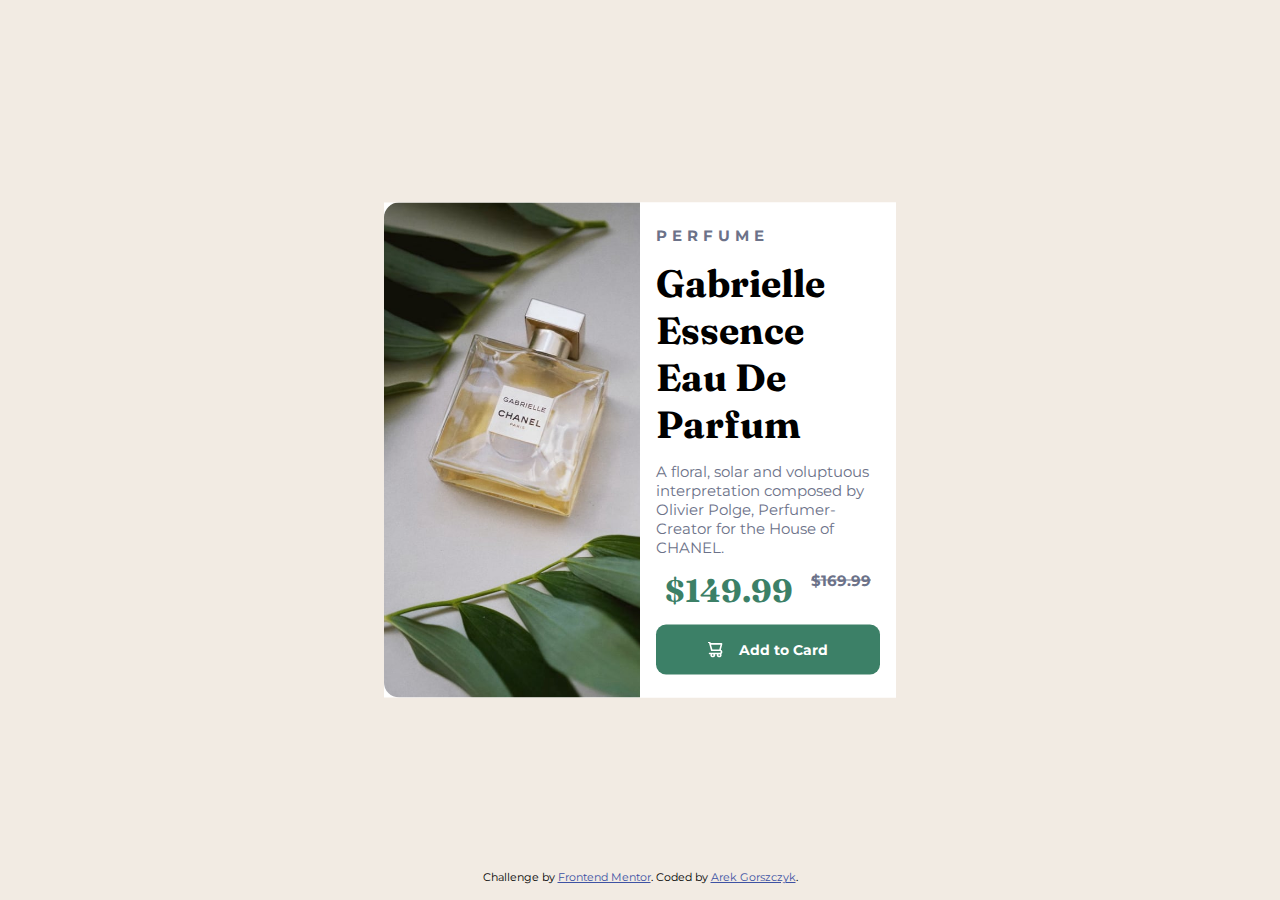
<file: index.html>
<!DOCTYPE html>
<html lang="en">
<head>
  <meta charset="UTF-8">
  <meta name="viewport" content="width=device-width, initial-scale=1.0"> <!-- displays site properly based on user's device -->

  <link href="https://fonts.googleapis.com/css2?family=Montserrat:wght@500;700&display=swap" rel="stylesheet">
  <link href="https://fonts.googleapis.com/css2?family=Fraunces:opsz,wght@9..144,700&display=swap" rel="stylesheet">

  <link rel="icon" type="image/png" sizes="32x32" href="./images/favicon-32x32.png">
  
  <link rel="stylesheet" href="style.css">

  <title>Frontend Mentor | Product preview card component</title>
</head>
<body>

  <div class="design">
    <div class="left"></div>

    <div class="right">
      <p class="perfume">perfume</p>
      <h1>Gabrielle Essence Eau De Parfum</h1>
      <p class="tekst">
        A floral, solar and voluptuous 
        interpretation composed by 
        Olivier Polge, Perfumer-Creator 
        for the House of CHANEL.
      </p>
      <div class="price">
        <h2 class="price-one">$149.99</h2>
        <h2 class="price-two">$169.99</h2>
      </div>
      <div class="button">
        <a href="#">
          <img src="images/icon-cart.svg" alt="image cart">
          Add to Card
        </a>
      </div>
    </div>
  </div>

  <!--
      <p class="tekst">
        A floral, solar and voluptuous 
        interpretation composed by 
        Olivier Polge, Perfumer-Creator 
        for the House of CHANEL.</p>
      <div class="price">
        <h3 class="overpriced">$149.99</h3>
        <h3 class="orginal-price">$169.99</h3>
      </div>
      <div class="add-button">
        <img src="images/icon-cart.svg" alt="cart icon">
        <a href="#" class="add">Add to Cart</a>
      </div>
    </div> 
  </div> -->
  
  <div class="attribution">
    Challenge by <a href="https://www.frontendmentor.io?ref=challenge" target="_blank">Frontend Mentor</a>. 
    Coded by <a href="https://github.com/LG2GAME" target="_blank">Arek Gorszczyk</a>.
  </div>

</body>
</html>
</file>
<file: style.css>
:root {

    --dark-cyan: hsl(158, 36%, 37%);
    --cream: hsl(30, 38%, 92%);

    --very-dark-blue: hsl(212, 21%, 14%);
    --dark-grayish-blue: hsl(228, 12%, 48%);
    --white: hsl(0, 0%, 100%);

}

*, *::after, *::before {
    box-sizing: border-box;
    margin: 0;
    padding: 0;
}

/* set font family to Inter */
html {
    font-family: 'Montserrat', sans-serif; /*500 and 700*/
}

body {
    background-color: var(--cream);
    font-size: 14px;
}

.design {
    background-color: #fff;
    height: 55vh;
    left: 50%;
    position: absolute;
    top: 50%;
    transform: translate(-50%, -50%);
    width: 40vw;
    z-index: 1;
}

/* photo box */
.left {
    background-color: #fff;
    background-image: url("images/image-product-desktop.jpg");
    background-position: center;
    background-repeat: no-repeat;
    background-size: cover;
    border-radius: 15px 0 0 15px;
    float: left;
    height: 100%;
    text-align: center;
    width: 50%;
}

/* tekst and informations */
.right {
    background-color: var(--white);
    display: flex;
    flex-direction: column;
    float: right;
    height: 100%;
    justify-content: space-around;
    padding: 1rem;
    width: 50%;
}

.perfume {
    color: var(--dark-grayish-blue);
    font-size: 15px;
    font-weight: 700;
    letter-spacing: 5px;
    text-transform: uppercase;
}

.right h1 {
    font-family: 'Fraunces', serif;
    font-size: 38px;
}

.tekst {
    color: var(--dark-grayish-blue);
    font-size: 15px;
}

.price {
    display: flex;
    justify-content: space-around;
}

.price-one {
    color: var(--dark-cyan);
    font-family: 'Fraunces', serif;
    font-size: 32px;
}

.price-two {
    color: var(--dark-grayish-blue);
    font-size: 15px;
    text-decoration: line-through;
}

.button {
    align-items: center;
    background-color: var(--dark-cyan);
    border-radius: 10px;
    cursor: pointer;
    display: flex;
    height: 50px;
    justify-content: center;
    position: relative;
}

.button a {
    align-items: center;
    border-radius: 10px;
    color: var(--white);
    display: flex;
    font-weight: 700;
    height: 100%;
    justify-content: center;
    text-decoration: none;
    width: 100%;
}

.button img {
    margin-right: 1rem;
}

/* MEDIA QUERIES for: 768px */
@media only screen and (max-width: 768px) {

    .design {
        background-color: #fff;
        height: 85vh;
        width: 90vw;
        z-index: 1;
    }
    
    /* photo box */
    .left {
        background-color: #fff;
        background-image: url("images/image-product-mobile.jpg");
        background-position: center;
        background-repeat: no-repeat;
        background-size: cover;
        border-radius: 15px 15px 0 0;
        float: none;
        height: 35%;
        width: 100%;
    }
    
    /* tekst and informations */
    .right {
        background-color: var(--white);
        display: flex;
        flex-direction: column;
        float: none;
        height: 65%;
        justify-content: space-around;
        padding: 1rem;
        width: 100%;
    }
    
    .right h1 {
        font-family: 'Fraunces', serif;
        font-size: 32px;
    }

}

/* about author and quest */
.attribution {
    bottom: 0;
    font-size: 11px; text-align: center;
    left: 50%;
    margin: 0 0 1rem 0;
    position: absolute;
    transform: translateX(-50%);
}
.attribution a {
    color: hsl(228, 45%, 44%);
}
</file>
